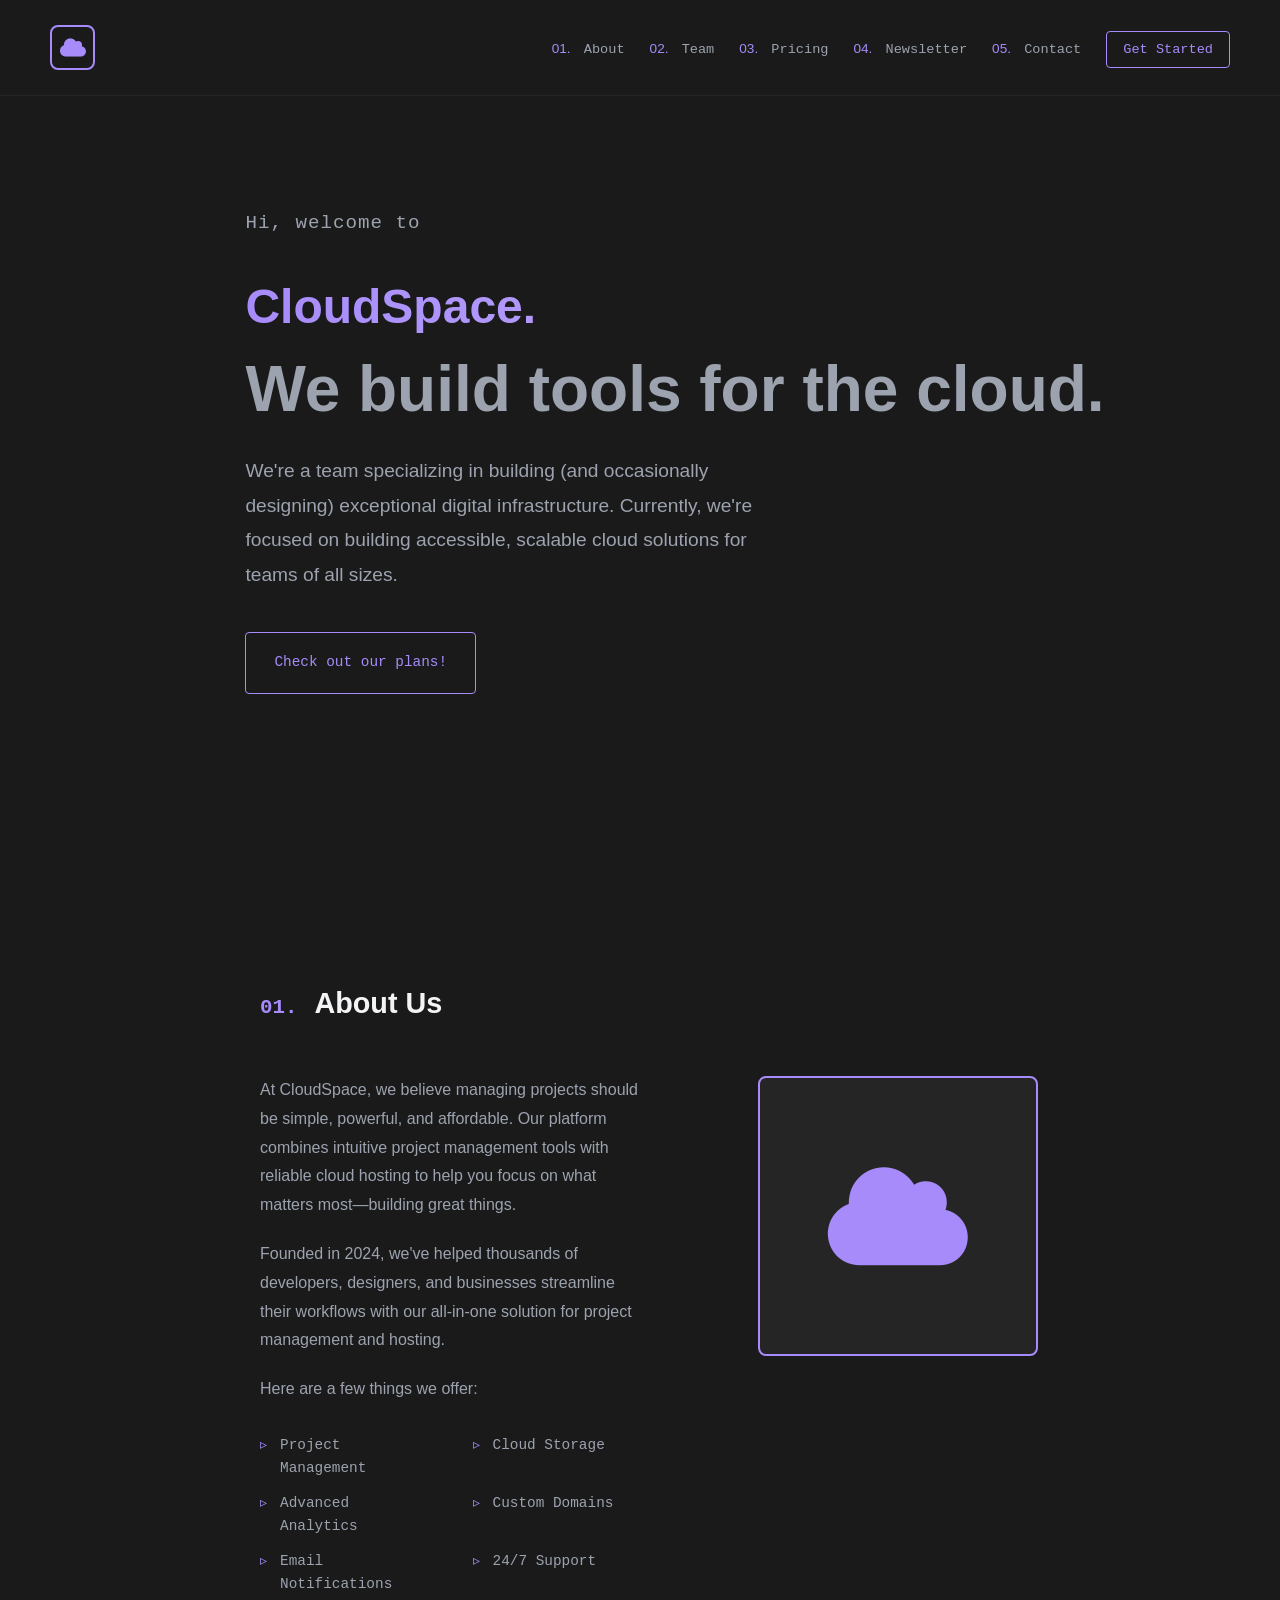
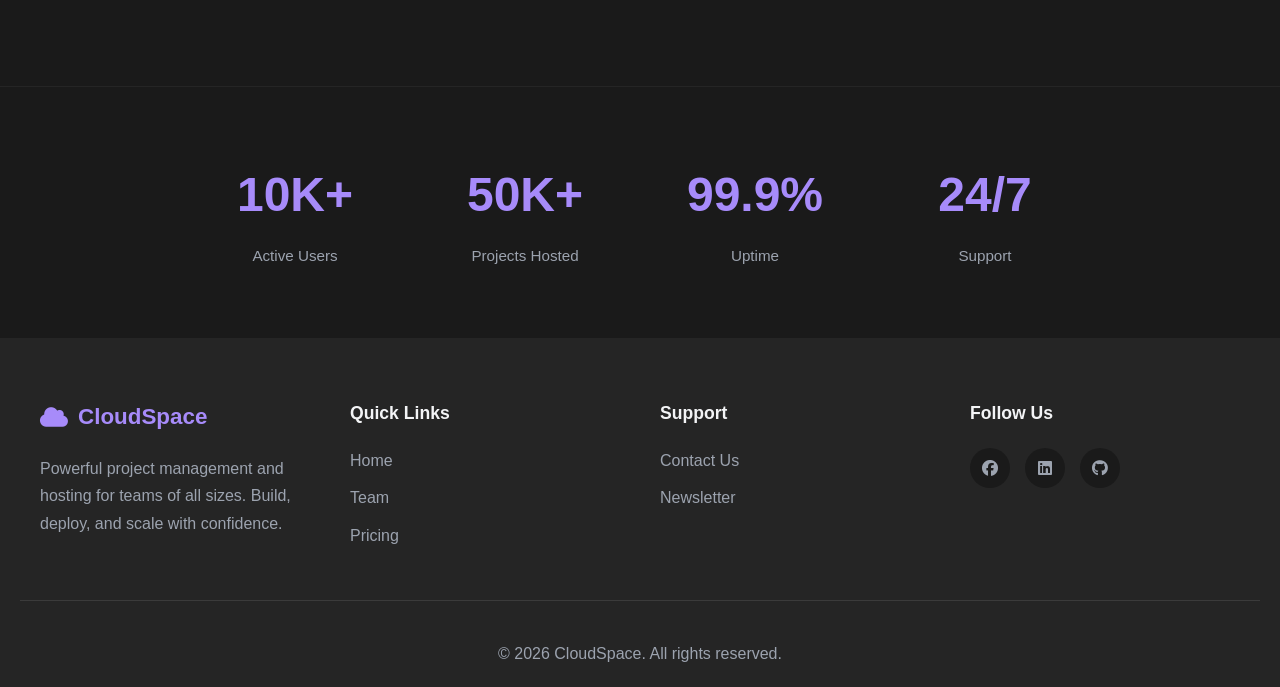
<file: index.html>
<!DOCTYPE html>
<html lang="en">
  <head>
    <meta charset="UTF-8" />
    <meta name="viewport" content="width=device-width, initial-scale=1.0" />
    <title>CloudSpace</title>
    <link rel="stylesheet" href="css/style.css" />
    <link
      rel="stylesheet"
      href="https://cdnjs.cloudflare.com/ajax/libs/font-awesome/6.7.2/css/all.min.css"
      integrity="sha512-Evv84Mr4kqVGRNSgIGL/F/aIDqQb7xQ2vcrdIwxfjThSH8CSR7PBEakCr51Ck+w+/U6swU2Im1vVX0SVk9ABhg=="
      crossorigin="anonymous"
      referrerpolicy="no-referrer"
    />
  </head>
  <body class="landing-page">
    <nav class="navbar landing-nav">
      <div class="nav-container">
        <a href="index.html" class="nav-logo">
          <i class="fas fa-cloud"></i>
        </a>
        <div class="nav-toggle" onclick="toggleMenu()">
          <span></span>
          <span></span>
          <span></span>
        </div>
        <div class="nav-overlay" onclick="toggleMenu()"></div>
        <ul class="nav-menu numbered">
          <li><a href="#about" class="nav-link"><span class="nav-number">01.</span> About</a></li>
          <li><a href="pages/team.html" class="nav-link"><span class="nav-number">02.</span> Team</a></li>
          <li><a href="pages/pricing.html" class="nav-link"><span class="nav-number">03.</span> Pricing</a></li>
          <li><a href="pages/newsletter.html" class="nav-link"><span class="nav-number">04.</span> Newsletter</a></li>
          <li><a href="pages/contact.html" class="nav-link"><span class="nav-number">05.</span> Contact</a></li>
          <li><a href="pages/pricing.html" class="nav-link resume-btn">Get Started</a></li>
        </ul>
      </div>
    </nav>



    <section class="hero landing-hero">
      <div class="hero-content">
        <p class="hero-intro">Hi, welcome to</p>
        <h1 class="hero-title">CloudSpace.</h1>
        <h2 class="hero-subtitle">We build tools for the cloud.</h2>
        <p class="hero-description">
          We're a team specializing in building (and occasionally designing) exceptional digital infrastructure. Currently, we're focused on building accessible, scalable cloud solutions for teams of all sizes.
        </p>
        <a href="pages/pricing.html" class="btn btn-outline">Check out our plans!</a>
      </div>
    </section>

    <section class="about landing-about" id="about">
      <div class="container">
        <h2 class="section-title"><span class="title-number">01.</span> About Us</h2>
        
        <div class="about-grid">
          <div class="about-text">
            <p>At CloudSpace, we believe managing projects should be simple, powerful, and affordable. Our platform combines intuitive project management tools with reliable cloud hosting to help you focus on what matters most—building great things.</p>
            <p>Founded in 2024, we've helped thousands of developers, designers, and businesses streamline their workflows with our all-in-one solution for project management and hosting.</p>
            <p>Here are a few things we offer:</p>
            <ul class="skills-list">
              <li>Project Management</li>
              <li>Cloud Storage</li>
              <li>Advanced Analytics</li>
              <li>Custom Domains</li>
              <li>Email Notifications</li>
              <li>24/7 Support</li>
            </ul>
          </div>
          <div class="about-image">
            <div class="image-wrapper">
              <i class="fas fa-cloud"></i>
            </div>
          </div>
        </div>
      </div>
    </section>

    <section class="stats">
      <div class="container">
        <div class="stats-grid">
          <div class="stat-item">
            <div class="stat-number">10K+</div>
            <div class="stat-label">Active Users</div>
          </div>
          <div class="stat-item">
            <div class="stat-number">50K+</div>
            <div class="stat-label">Projects Hosted</div>
          </div>
          <div class="stat-item">
            <div class="stat-number">99.9%</div>
            <div class="stat-label">Uptime</div>
          </div>
          <div class="stat-item">
            <div class="stat-number">24/7</div>
            <div class="stat-label">Support</div>
          </div>
        </div>
      </div>
    </section>

    <footer class="footer">
      <div class="footer-container">
        <div class="footer-section">
          <h3><i class="fas fa-cloud"></i> CloudSpace</h3>
          <p>Powerful project management and hosting for teams of all sizes. Build, deploy, and scale with confidence.</p>
        </div>
        <div class="footer-section">
          <h4>Quick Links</h4>
          <ul>
            <li><a href="index.html">Home</a></li>
            <li><a href="pages/team.html">Team</a></li>
            <li><a href="pages/pricing.html">Pricing</a></li>
          </ul>
        </div>
        <div class="footer-section">
          <h4>Support</h4>
          <ul>
            <li><a href="pages/contact.html">Contact Us</a></li>
            <li><a href="pages/newsletter.html">Newsletter</a></li>
          </ul>
        </div>
        <div class="footer-section">
          <h4>Follow Us</h4>
          <div class="social-icons">
            <a href="https://www.facebook.com/farhad.hosen.7"><i class="fab fa-facebook"></i></a>
            <a href="https://www.linkedin.com/in/farhad-nuri-ba99a62a5/"><i class="fab fa-linkedin"></i></a>
            <a href="https://github.com/FarhadNuri"><i class="fab fa-github"></i></a>
          </div>
        </div>
      </div>
      <div class="footer-bottom">
        <p>&copy; 2026 CloudSpace. All rights reserved.</p>
      </div>
    </footer>
    <script src="js/main.js"></script>
  </body>
</html>
</file>
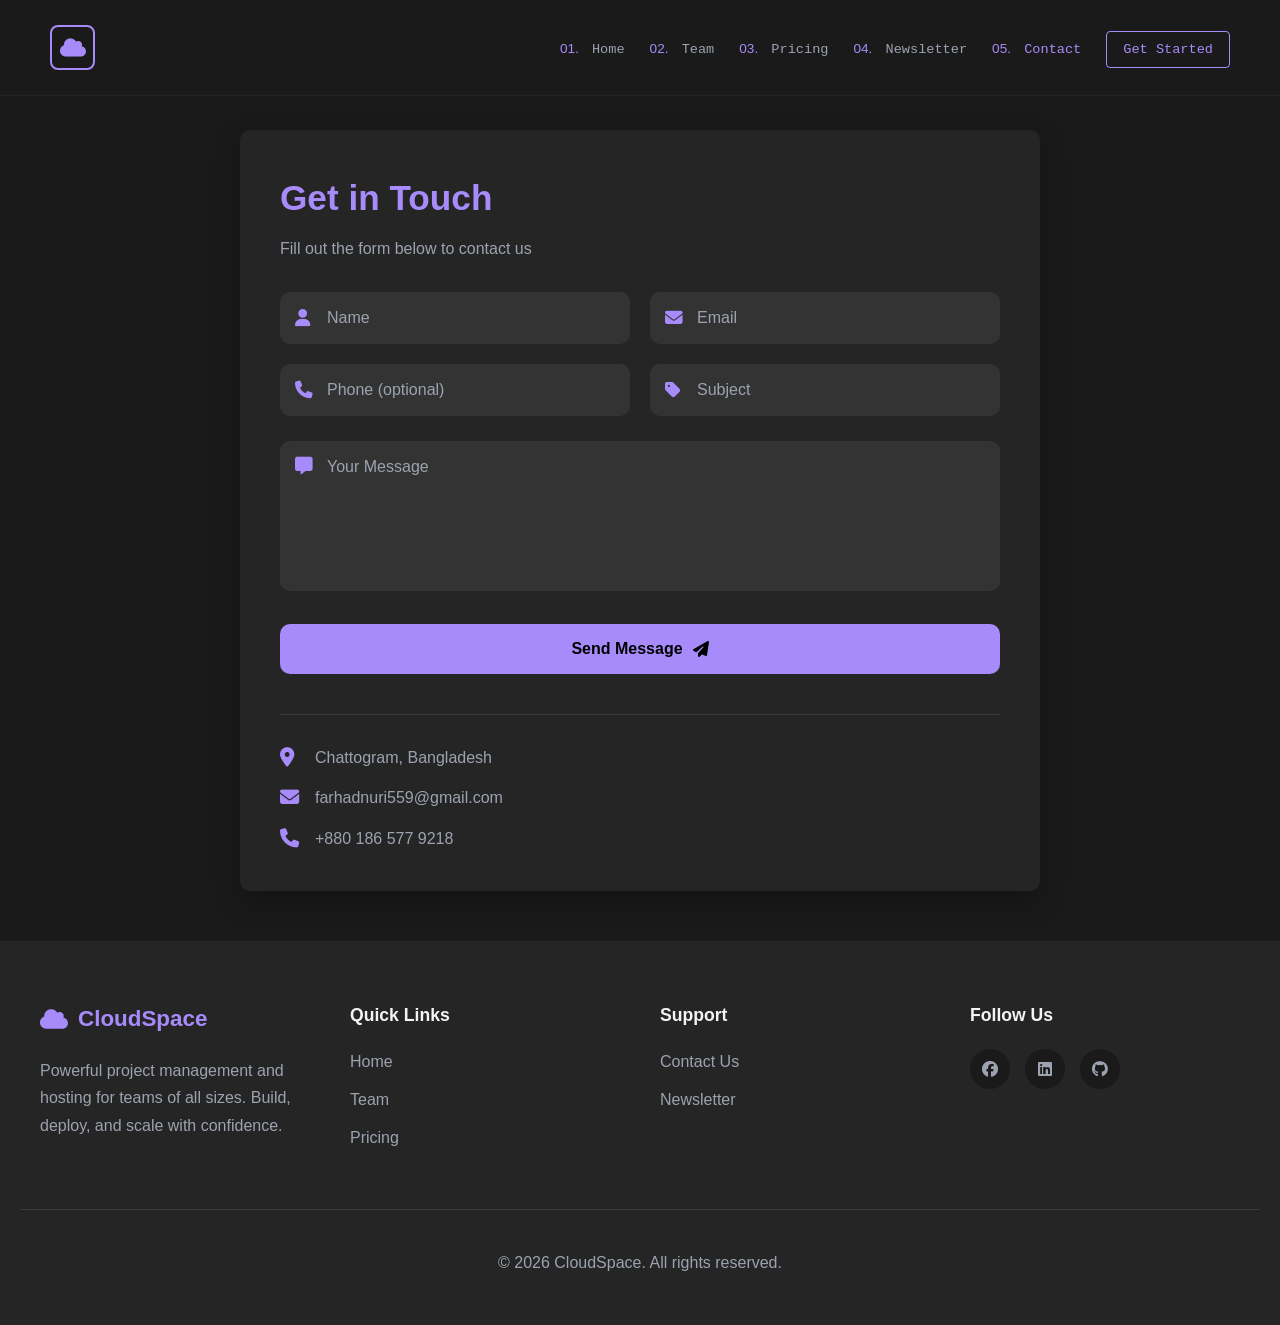
<file: pages/contact.html>
<!DOCTYPE html>
<html lang="en">
  <head>
    <meta charset="UTF-8" />
    <meta name="viewport" content="width=device-width, initial-scale=1.0" />
    <title>Contact Us - CloudSpace</title>
    <link rel="stylesheet" href="../css/style.css" />
    <link rel="stylesheet" href="../css/contact.css" />
    <link
      rel="stylesheet"
      href="https://cdnjs.cloudflare.com/ajax/libs/font-awesome/6.7.2/css/all.min.css"
      integrity="sha512-Evv84Mr4kqVGRNSgIGL/F/aIDqQb7xQ2vcrdIwxfjThSH8CSR7PBEakCr51Ck+w+/U6swU2Im1vVX0SVk9ABhg=="
      crossorigin="anonymous"
      referrerpolicy="no-referrer"
    />
  </head>
  <body>
    <nav class="navbar landing-nav">
      <div class="nav-container">
        <a href="../index.html" class="nav-logo">
          <i class="fas fa-cloud"></i>
        </a>
        <div class="nav-toggle" onclick="toggleMenu()">
          <span></span>
          <span></span>
          <span></span>
        </div>
        <div class="nav-overlay" onclick="toggleMenu()"></div>
        <ul class="nav-menu numbered">
          <li><a href="../index.html" class="nav-link"><span class="nav-number">01.</span> Home</a></li>
          <li><a href="team.html" class="nav-link"><span class="nav-number">02.</span> Team</a></li>
          <li><a href="pricing.html" class="nav-link"><span class="nav-number">03.</span> Pricing</a></li>
          <li><a href="newsletter.html" class="nav-link"><span class="nav-number">04.</span> Newsletter</a></li>
          <li><a href="contact.html" class="nav-link active"><span class="nav-number">05.</span> Contact</a></li>
          <li><a href="pricing.html" class="nav-link resume-btn">Get Started</a></li>
        </ul>
      </div>
    </nav>

    <div class="page-wrapper">
      <div class="page-content">
        <div class="container">
          <div class="form-container">
        <h1>Get in Touch</h1>
        <p>Fill out the form below to contact us</p>

        <form>
          <div class="input-group">
            <div class="input-field">
              <i class="fas fa-user"></i>
              <input type="text" placeholder="Name" required />
            </div>

            <div class="input-field">
              <i class="fas fa-envelope"></i>
              <input type="email" placeholder="Email" required />
            </div>

            <div class="input-field">
              <i class="fas fa-phone"></i>
              <input type="tel" placeholder="Phone (optional)" />
            </div>

            <div class="input-field">
              <i class="fas fa-tag"></i>
              <input type="text" placeholder="Subject" required />
            </div>
          </div>

          <div class="message-field">
            <i class="fas fa-message"></i>
            <textarea placeholder="Your Message" required></textarea>
          </div>

          <button type="submit">
            <div class="btn-content">
              <span>Send Message</span>
              <i class="fas fa-paper-plane"></i>
            </div>
          </button>
        </form>

        <div class="contact-info">
          <div class="info-item">
            <i class="fas fa-map-marker-alt"></i>
            <span>Chattogram, Bangladesh</span>
          </div>
          <div class="info-item">
            <i class="fas fa-envelope"></i>
            <span>farhadnuri559@gmail.com</span>
          </div>

          <div class="info-item">
            <i class="fas fa-phone"></i>
            <span>+880 186 577 9218</span>
          </div>
        </div>
      </div>
    </div>
  </div>
    </div>

      <footer class="footer">
        <div class="footer-container">
          <div class="footer-section">
            <h3><i class="fas fa-cloud"></i> CloudSpace</h3>
            <p>Powerful project management and hosting for teams of all sizes. Build, deploy, and scale with confidence.</p>
          </div>
          <div class="footer-section">
            <h4>Quick Links</h4>
            <ul>
              <li><a href="../index.html">Home</a></li>
              <li><a href="team.html">Team</a></li>
              <li><a href="pricing.html">Pricing</a></li>
            </ul>
          </div>
          <div class="footer-section">
            <h4>Support</h4>
            <ul>
              <li><a href="contact.html">Contact Us</a></li>
              <li><a href="newsletter.html">Newsletter</a></li>
            </ul>
          </div>
          <div class="footer-section">
            <h4>Follow Us</h4>
            <div class="social-icons">
              <a href="https://www.facebook.com/farhad.hosen.7"><i class="fab fa-facebook"></i></a>
              <a href="https://www.linkedin.com/in/farhad-nuri-ba99a62a5/"><i class="fab fa-linkedin"></i></a>
              <a href="https://github.com/FarhadNuri"><i class="fab fa-github"></i></a>
            </div>
          </div>
        </div>
        <div class="footer-bottom">
          <p>&copy; 2026 CloudSpace. All rights reserved.</p>
        </div>
      </footer>
    </div>
    <script src="../js/main.js"></script>
  </body>
</html>
</file>
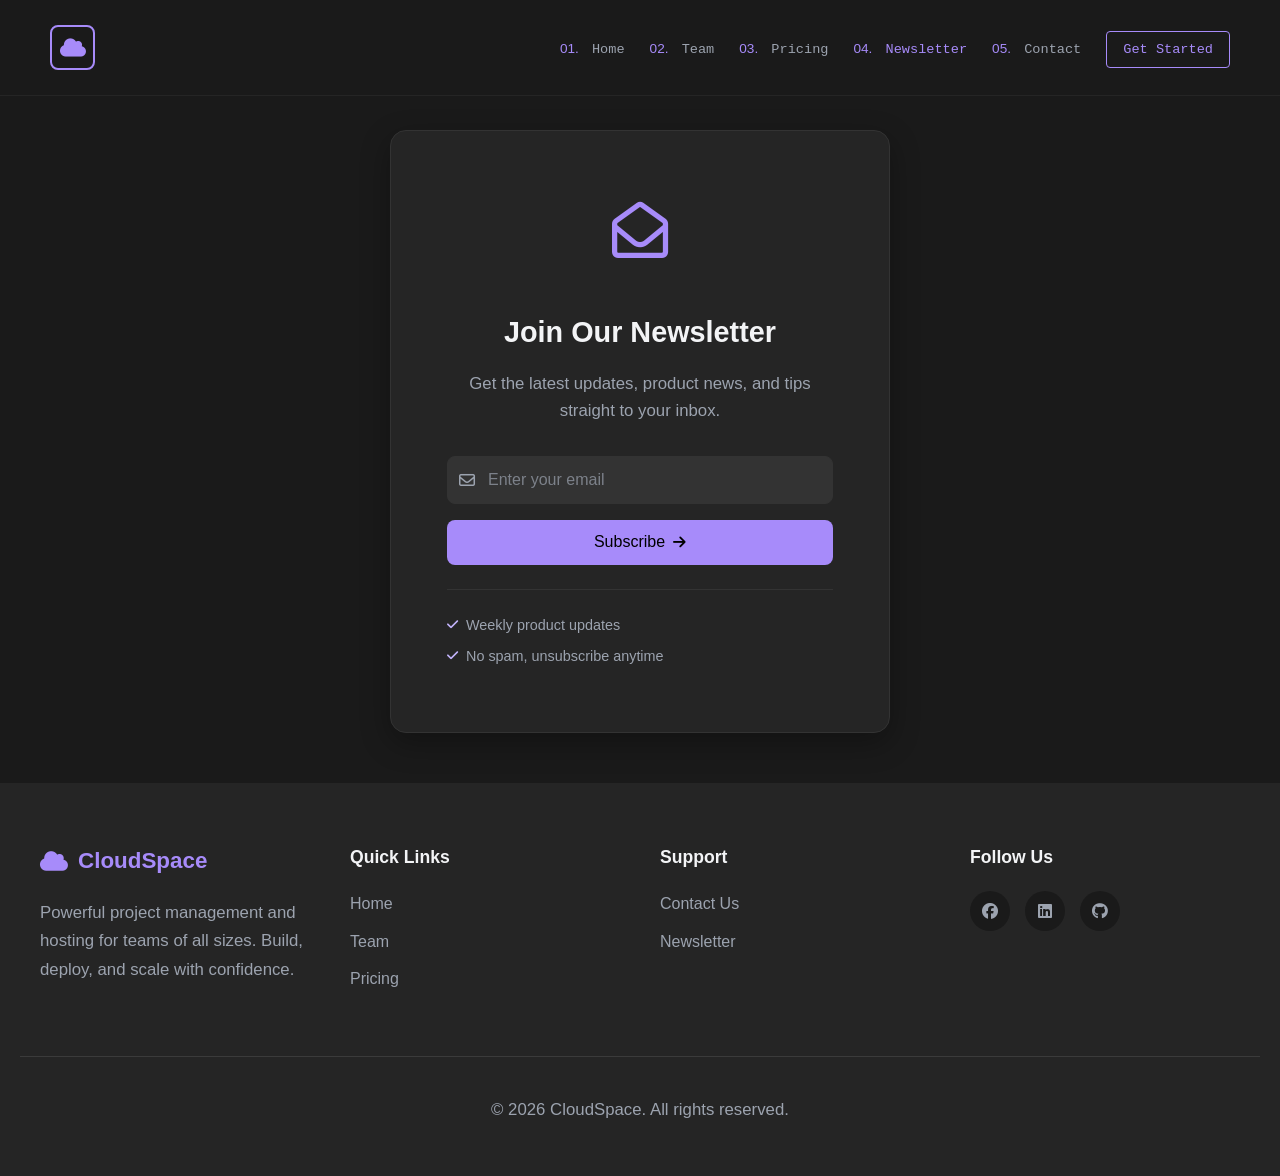
<file: pages/newsletter.html>
<!DOCTYPE html>
<html lang="en">
  <head>
    <meta charset="UTF-8" />
    <meta name="viewport" content="width=device-width, initial-scale=1.0" />
    <title>Newsletter - CloudSpace</title>
    <link rel="stylesheet" href="../css/style.css" />
    <link rel="stylesheet" href="../css/newsletter.css" />
    <link
      rel="stylesheet"
      href="https://cdnjs.cloudflare.com/ajax/libs/font-awesome/6.7.2/css/all.min.css"
      integrity="sha512-Evv84Mr4kqVGRNSgIGL/F/aIDqQb7xQ2vcrdIwxfjThSH8CSR7PBEakCr51Ck+w+/U6swU2Im1vVX0SVk9ABhg=="
      crossorigin="anonymous"
      referrerpolicy="no-referrer"
    />
  </head>
  <body>

    <nav class="navbar landing-nav">
      <div class="nav-container">
        <a href="../index.html" class="nav-logo">
          <i class="fas fa-cloud"></i>
        </a>
        <div class="nav-toggle" onclick="toggleMenu()">
          <span></span>
          <span></span>
          <span></span>
        </div>
        <div class="nav-overlay" onclick="toggleMenu()"></div>
        <ul class="nav-menu numbered">
          <li><a href="../index.html" class="nav-link"><span class="nav-number">01.</span> Home</a></li>
          <li><a href="team.html" class="nav-link"><span class="nav-number">02.</span> Team</a></li>
          <li><a href="pricing.html" class="nav-link"><span class="nav-number">03.</span> Pricing</a></li>
          <li><a href="newsletter.html" class="nav-link active"><span class="nav-number">04.</span> Newsletter</a></li>
          <li><a href="contact.html" class="nav-link"><span class="nav-number">05.</span> Contact</a></li>
          <li><a href="pricing.html" class="nav-link resume-btn">Get Started</a></li>
        </ul>
      </div>
    </nav>

    <div class="page-wrapper">
      <div class="page-content">
        <div class="signup-container">
          <div class="icon-container">
            <i class="far fa-envelope-open"></i>
          </div>
          <h2>Join Our Newsletter</h2>
          <p>Get the latest updates, product news, and tips straight to your inbox.</p>

          <form>
            <div class="input-group">
              <i class="far fa-envelope"></i>
              <input type="email" required placeholder="Enter your email" />
            </div>

            <button>Subscribe <i class="fas fa-arrow-right"></i></button>
          </form>

          <div class="benefits">
            <p class="benefit-item"><i class="fas fa-check"></i> Weekly product updates</p>
            <p class="benefit-item"><i class="fas fa-check"></i> No spam, unsubscribe anytime</p>
          </div>
        </div>
      </div>


      <footer class="footer">
        <div class="footer-container">
          <div class="footer-section">
            <h3><i class="fas fa-cloud"></i> CloudSpace</h3>
            <p>Powerful project management and hosting for teams of all sizes. Build, deploy, and scale with confidence.</p>
          </div>
          <div class="footer-section">
            <h4>Quick Links</h4>
            <ul>
              <li><a href="../index.html">Home</a></li>
              <li><a href="team.html">Team</a></li>
              <li><a href="pricing.html">Pricing</a></li>
            </ul>
          </div>
          <div class="footer-section">
            <h4>Support</h4>
            <ul>
              <li><a href="contact.html">Contact Us</a></li>
              <li><a href="newsletter.html">Newsletter</a></li>
            </ul>
          </div>
          <div class="footer-section">
            <h4>Follow Us</h4>
            <div class="social-icons">
              <a href="https://www.facebook.com/farhad.hosen.7"><i class="fab fa-facebook"></i></a>
              <a href="https://www.linkedin.com/in/farhad-nuri-ba99a62a5/"><i class="fab fa-linkedin"></i></a>
              <a href="https://github.com/FarhadNuri"><i class="fab fa-github"></i></a>
            </div>
          </div>
        </div>
        <div class="footer-bottom">
          <p>&copy; 2026 CloudSpace. All rights reserved.</p>
        </div>
      </footer>
    </div>
    <script src="../js/main.js"></script>
  </body>
</html>
</file>
<file: css/style.css>
* {
  padding: 0;
  margin: 0;
  box-sizing: border-box;
  font-family: sans-serif;
}

:root {
  --primary-color: #a78bfa;
  --primary-dark: #8b5cf6;
  --primary-light: #c4b5fd;
  --primary-gradient: linear-gradient(135deg, #a78bfa, #8b5cf6);
  --bg-dark: #1a1a1a;
  --text-light: #f3f4f6;
  --text-gray: #9ca3af;
  --card-bg: #252525;
  --card-hover: #2e2e2e;
  --border-radius: 12px;
  --shadow-sm: 0 4px 6px rgba(0, 0, 0, 0.1);
  --shadow-md: 0 10px 15px rgba(0, 0, 0, 0.1);
  --shadow-lg: 0 20px 25px rgba(0, 0, 0, 0.15);
  --border-light: rgba(255, 255, 255, 0.05);
  --bg-overlay: rgba(255, 255, 255, 0.1);
  --text-dark: #000;
  --shadow-color-primary: rgba(139, 92, 246, 0.3);
  --shadow-color-primary-hover: rgba(139, 92, 246, 0.4);
}

body {
  background-color: var(--bg-dark);
  color: var(--text-light);
  min-height: 100vh;
  line-height: 1.6;
}

body.centered {
  display: flex;
  justify-content: center;
  align-items: center;
  padding: 50px 15px;
}

/* NAVBAR STYLES */
.navbar {
  background-color: var(--card-bg);
  padding: 15px 0;
  position: fixed;
  top: 0;
  left: 0;
  right: 0;
  z-index: 1000;
  box-shadow: var(--shadow-md);
}

.nav-container {
  max-width: 1200px;
  margin: 0 auto;
  padding: 0 20px;
  display: flex;
  justify-content: space-between;
  align-items: center;
}

.nav-logo {
  display: flex;
  align-items: center;
  gap: 10px;
  text-decoration: none;
  color: var(--primary-color);
  font-size: 1.5rem;
  font-weight: 700;
}

.nav-logo i {
  font-size: 1.8rem;
}

.nav-menu {
  display: flex;
  list-style: none;
  gap: 30px;
}

.nav-link {
  text-decoration: none;
  color: var(--text-gray);
  font-size: 1rem;
  font-weight: 500;
  padding: 8px 0;
  transition: color 0.3s ease;
}

.nav-link:hover,
.nav-link.active {
  color: var(--primary-color);
}

/* Mobile Menu Toggle */
.nav-toggle {
  display: none;
  flex-direction: column;
  cursor: pointer;
  gap: 5px;
  padding: 5px;
  z-index: 1001;
}

.nav-toggle span {
  width: 25px;
  height: 3px;
  background-color: var(--primary-color);
  border-radius: 3px;
  transition: all 0.3s ease;
}

.nav-toggle.active span:nth-child(1) {
  transform: rotate(45deg) translate(5px, 6px);
}

.nav-toggle.active span:nth-child(2) {
  opacity: 0;
}

.nav-toggle.active span:nth-child(3) {
  transform: rotate(-45deg) translate(5px, -6px);
}

/* HERO SECTION */
.hero {
  min-height: 100vh;
  display: flex;
  align-items: center;
  justify-content: center;
  text-align: center;
  padding: 120px 20px 60px;
}

.hero-content {
  max-width: 800px;
}

.hero-content h1 {
  font-size: 3rem;
  margin-bottom: 20px;
  background: linear-gradient(to right, var(--primary-color), var(--primary-light));
  background-clip: text;
  -webkit-background-clip: text;
  color: transparent;
}

.hero-content p {
  font-size: 1.2rem;
  color: var(--text-gray);
  margin-bottom: 40px;
  line-height: 1.8;
}

.hero-buttons {
  display: flex;
  gap: 20px;
  justify-content: center;
}

.btn {
  display: inline-block;
  padding: 14px 32px;
  font-size: 1rem;
  font-weight: 600;
  text-decoration: none;
  border-radius: 30px;
  transition: all 0.3s ease;
}

.btn-primary {
  background: var(--primary-gradient);
  color: var(--text-dark);
  box-shadow: 0 5px 15px var(--shadow-color-primary);
}

.btn-primary:hover {
  transform: translateY(-3px);
  box-shadow: 0 8px 20px var(--shadow-color-primary-hover);
}

.btn-secondary {
  background-color: transparent;
  color: var(--primary-color);
  border: 2px solid var(--primary-color);
}

.btn-secondary:hover {
  background-color: var(--primary-color);
  color: var(--text-dark);
}

/* ABOUT SECTION */
.about {
  padding: 80px 20px;
  background-color: var(--card-bg);
}

.section-header {
  text-align: center;
  margin-bottom: 60px;
}

.section-header h2 {
  font-size: 2.5rem;
  margin-bottom: 15px;
  background: linear-gradient(to right, var(--primary-color), var(--primary-light));
  background-clip: text;
  -webkit-background-clip: text;
  color: transparent;
  display: inline-block;
}

.section-header p {
  color: var(--text-gray);
  font-size: 1.1rem;
}

.about-content {
  max-width: 1000px;
  margin: 0 auto;
}

.about-text {
  text-align: center;
  margin-bottom: 50px;
}

.about-text h3 {
  font-size: 1.8rem;
  color: var(--primary-light);
  margin-bottom: 20px;
}

.about-text p {
  color: var(--text-gray);
  font-size: 1.05rem;
  line-height: 1.8;
  margin-bottom: 15px;
}

.about-features {
  display: grid;
  grid-template-columns: repeat(2, 1fr);
  gap: 30px;
}

.feature-item {
  display: flex;
  gap: 20px;
  padding: 25px;
  background-color: var(--bg-dark);
  border-radius: var(--border-radius);
  transition: transform 0.3s ease;
}

.feature-item:hover {
  transform: translateY(-5px);
}

.feature-icon {
  width: 60px;
  height: 60px;
  background: var(--primary-gradient);
  border-radius: 12px;
  display: flex;
  align-items: center;
  justify-content: center;
  font-size: 1.5rem;
  color: var(--text-dark);
}

.feature-text h4 {
  font-size: 1.2rem;
  margin-bottom: 8px;
  color: var(--text-light);
}

.feature-text p {
  color: var(--text-gray);
  font-size: 0.95rem;
}

/* STATS SECTION */
.stats {
  padding: 50px 0;
  background-color: var(--bg-dark);
  border-top: 1px solid var(--card-bg);
  border-bottom: 1px solid var(--card-bg);
  margin-bottom: 0;
}

.stats .container {
  max-width: 1000px;
  margin: 0 auto;
  padding: 0 50px;
}

.stats-grid {
  display: grid;
  grid-template-columns: repeat(4, 1fr);
  gap: 20px;
}

.stat-item {
  text-align: center;
  padding: 20px;
}

.stat-number {
  font-size: 3rem;
  font-weight: 700;
  color: var(--primary-color);
  margin-bottom: 10px;
}

.stat-label {
  color: var(--text-gray);
  font-size: 0.95rem;
}

@media (max-width: 768px) {
  .stats-grid {
    grid-template-columns: repeat(2, 1fr);
  }
}

@media (max-width: 480px) {
  .stats-grid {
    grid-template-columns: repeat(2, 1fr);
    gap: 10px;
  }

  .stat-number {
    font-size: 2rem;
  }
}

/* FOOTER */
.footer {
  background-color: var(--card-bg);
  padding: 60px 20px 20px;
  margin-top: auto;
}

.footer-container {
  max-width: 1200px;
  margin: 0 auto;
  display: grid;
  grid-template-columns: repeat(4, 1fr);
  gap: 40px;
}

.footer-section h3 {
  color: var(--primary-color);
  font-size: 1.4rem;
  margin-bottom: 20px;
  display: flex;
  align-items: center;
  gap: 10px;
}

.footer-section h4 {
  color: var(--text-light);
  font-size: 1.1rem;
  margin-bottom: 20px;
}

.footer-section p {
  color: var(--text-gray);
  line-height: 1.7;
}

.footer-section ul {
  list-style: none;
}

.footer-section ul li {
  margin-bottom: 12px;
}

.footer-section ul a {
  color: var(--text-gray);
  text-decoration: none;
  transition: color 0.3s ease;
}

.footer-section ul a:hover {
  color: var(--primary-color);
}

.social-icons {
  display: flex;
  gap: 15px;
}

.social-icons a {
  display: flex;
  align-items: center;
  justify-content: center;
  width: 40px;
  height: 40px;
  background-color: var(--bg-dark);
  border-radius: 50%;
  color: var(--text-gray);
  text-decoration: none;
  transition: all 0.3s ease;
}

.social-icons a:hover {
  background-color: var(--primary-color);
  color: var(--text-dark);
}

.footer-bottom {
  text-align: center;
  padding-top: 40px;
  margin-top: 40px;
  border-top: 1px solid rgba(255, 255, 255, 0.1);
}

.footer-bottom p {
  color: var(--text-gray);
}

/* PAGE WRAPPER FOR NAVBAR OFFSET */
.page-wrapper {
  padding-top: 80px;
  min-height: 100vh;
  display: flex;
  flex-direction: column;
}

.page-content {
  flex: 1;
  display: flex;
  justify-content: center;
  align-items: center;
  padding: 50px 15px;
}

.container {
  width: 100%;
  max-width: 1200px;
  margin: 0 auto;
}

header {
  text-align: center;
  margin-bottom: 60px;
}

header h1 {
  font-size: 2.7rem;
  margin-bottom: 15px;
  background: linear-gradient(to right, var(--primary-color), var(--primary-light));
  background-clip: text;
  -webkit-background-clip: text; /* For Safari*/
  color: transparent;
  display: inline-block;
  position: relative;
}

header h1::after {
  content: "";
  position: absolute;
  width: 60px;
  height: 4px;
  background: var(--primary-gradient);
  bottom: -10px;
  left: 50%;
  transform: translateX(-50%);
  border-radius: 2px;
}

header p {
  color: var(--text-gray);
  font-size: 1.1rem;
  max-width: 600px;
  margin: 0 auto;
  margin-top: 20px;
}

.team-grid {
  display: grid;
  grid-template-columns: repeat(auto-fill, minmax(280px, 1fr));
  gap: 30px;
  margin-bottom: 60px;
}

.team-card {
  background-color: var(--card-bg);
  border-radius: var(--border-radius);
  overflow: hidden;
  transition: all 0.3s ease;
  box-shadow: var(--shadow-md);
  height: 100%;
  position: relative;
  display: flex;
  flex-direction: column;
}

.team-card:hover {
  transform: translateY(-8px);
  box-shadow: var(--shadow-lg);
}

.team-card:hover .profile-bg {
  transform: scale(1.1);
}

.card-top {
  position: relative;
  padding-top: 70px;
  padding-bottom: 30px;
  text-align: center;
  z-index: 1;
}

.profile-bg {
  position: absolute;
  top: 0;
  left: 0;
  right: 0;
  height: 120px;
  background: var(--primary-gradient);
  z-index: -1;
  transition: transform 0.4s ease;
}

.profile-img {
  width: 100px;
  height: 100px;
  border-radius: 50%;
  overflow: hidden;
  margin: 0 auto 20px;
  border: 4px solid var(--card-bg);
  position: relative;
}

.profile-img img {
  width: 100%;
  height: 100%;
  object-fit: cover;
  transition: transform 0.3s ease;
}

.team-card:hover .profile-img img {
  transform: scale(1.1);
}

.card-top h3 {
  font-size: 1.4rem;
  margin-bottom: 5px;
  font-weight: 600;
}

.role {
  color: var(--primary-color);
  font-size: 0.95rem;
  font-weight: 500;
}

.card-bottom {
  padding: 20px 25px 25px;
  flex-grow: 1;
  display: flex;
  flex-direction: column;
  justify-content: space-between;
  border-top: 1px solid var(--border-light);
}

.bio {
  color: var(--text-gray);
  font-size: 0.95rem;
  margin-bottom: 25px;
  flex-grow: 1;
  line-height: 1.6;
}

.social-links {
  display: flex;
  gap: 15px;
  justify-content: center;
}

.social-icon {
  display: flex;
  justify-content: center;
  align-items: center;
  width: 36px;
  height: 36px;
  border-radius: 50%;
  text-decoration: none;
  background-color: var(--bg-overlay);
  color: var(--text-light);
  transition: all 0.3s ease;
}

.social-icon:hover {
  background-color: var(--primary-color);
  color: var(--text-dark);
  transform: translateY(-3px);
}

.team-cta {
  text-align: center;
  margin-top: 30px;
  padding: 40px;
  background-color: var(--bg-overlay);
  border-radius: var(--border-radius);
  position: relative;
  overflow: hidden;
  box-shadow: var(--shadow-md);
}

.team-cta::before {
  content: "";
  position: absolute;
  top: 0;
  left: 0;
  background: var(--primary-gradient);
  width: 100%;
  height: 5px;
}

.team-cta h2 {
  font-size: 1.8rem;
  margin-bottom: 15px;
  color: var(--primary-light);
}

.team-cta p {
  color: var(--text-gray);
  max-width: 500px;
  margin: 0 auto 25px;
}

.cta-button {
  display: inline-block;
  padding: 12px 25px;
  background: var(--primary-gradient);
  text-decoration: none;
  color: var(--text-dark);
  font-weight: 600;
  font-size: 1rem;
  border-radius: 30px;
  transition: all 0.3s ease-in-out;
  box-shadow: 0 5px 15px var(--shadow-color-primary);
}

.cta-button:hover {
  transform: translateY(-3px);
  box-shadow: 0 8px 20px var(--shadow-color-primary-hover);
}

@media (max-width: 768px) {
  header {
    margin-bottom: 40px;
  }

  header h1 {
    font-size: 2.2rem;
  }

  .team-grid {
    gap: 20px;
  }

  .team-cta {
    padding: 30px 20px;
  }

  .team-cta h2 {
    font-size: 1.5rem;
  }
}

@media (max-width: 480px) {
  body {
    padding: 30px 15px;
  }

  header h1 {
    font-size: 1.9rem;
  }

  .profile-img {
    width: 90px;
    height: 90px;
  }

  .card-top h3 {
    font-size: 1.3rem;
  }

  .team-cta {
    padding: 25px 15px;
  }
}

/* RESPONSIVE STYLES FOR NAV AND FOOTER */
@media (max-width: 768px) {
  .nav-menu {
    gap: 15px;
  }

  .nav-link {
    font-size: 0.9rem;
  }

  .hero-content h1 {
    font-size: 2.2rem;
  }

  .hero-buttons {
    flex-direction: column;
    align-items: center;
  }

  .about-features {
    grid-template-columns: 1fr;
  }

  .footer-container {
    grid-template-columns: repeat(2, 1fr);
  }
}

@media (max-width: 600px) {
  .nav-container {
    flex-direction: row;
    justify-content: space-between;
    align-items: center;
  }

  .nav-menu {
    flex-wrap: wrap;
    justify-content: center;
  }

  .hero {
    padding-top: 160px;
  }

  .footer-container {
    grid-template-columns: 1fr;
    text-align: center;
  }

  .social-icons {
    justify-content: center;
  }
}

/* ========================================
   LANDING PAGE STYLES (Portfolio Style)
   ======================================== */

.landing-page {
  background-color: var(--bg-dark);
}

/* Landing Navbar */
.landing-nav {
  background-color: var(--bg-dark);
  box-shadow: none;
  padding: 25px 0;
  border-bottom: 1px solid var(--card-bg);
}

.landing-nav .nav-container {
  max-width: 1400px;
  padding: 0 50px;
}

.landing-nav .nav-logo {
  font-size: 2rem;
  border: 2px solid var(--primary-color);
  width: 45px;
  height: 45px;
  display: flex;
  align-items: center;
  justify-content: center;
  border-radius: 8px;
}

.landing-nav .nav-logo i {
  font-size: 1.3rem;
}

.nav-menu.numbered {
  gap: 25px;
  align-items: center;
}

.nav-menu.numbered .nav-link {
  font-size: 0.85rem;
  font-family: monospace;
}

.nav-number {
  color: var(--primary-color);
  margin-right: 5px;
}

.resume-btn {
  border: 1px solid var(--primary-color);
  padding: 10px 16px;
  border-radius: 4px;
  color: var(--primary-color);
}

.resume-btn:hover {
  background-color: rgba(167, 139, 250, 0.1);
}

/* Social Sidebars */
.social-sidebar {
  position: fixed;
  bottom: 0;
  display: flex;
  flex-direction: column;
  align-items: center;
  gap: 20px;
  z-index: 100;
}

.social-sidebar.left {
  left: 40px;
}

.social-sidebar.right {
  right: 40px;
}

.social-sidebar a {
  color: var(--text-gray);
  font-size: 1.2rem;
  text-decoration: none;
  transition: all 0.3s ease;
}

.social-sidebar a:hover {
  color: var(--primary-color);
  transform: translateY(-3px);
}

.social-sidebar .email-link {
  writing-mode: vertical-rl;
  font-family: monospace;
  font-size: 0.85rem;
  letter-spacing: 1px;
}

.sidebar-line {
  width: 1px;
  height: 90px;
  background-color: var(--text-gray);
  margin-top: 10px;
}

/* Landing Hero */
.landing-hero {
  min-height: 100vh;
  display: flex;
  align-items: center;
  padding: 0 50px;
  padding-left: 120px;
  text-align: left;
}

.landing-hero .hero-content {
  max-width: 900px;
}

.hero-intro {
  color: var(--primary-color);
  font-family: monospace;
  font-size: 1rem;
  margin-bottom: 20px;
  letter-spacing: 1px;
}

.hero-title {
  font-size: 4.5rem;
  font-weight: 700;
  color: var(--text-light);
  margin-bottom: 10px;
  line-height: 1.1;
}

.hero-subtitle {
  font-size: 4rem;
  font-weight: 700;
  color: var(--text-gray);
  margin-bottom: 30px;
  line-height: 1.1;
}

.hero-description {
  font-size: 1.1rem;
  color: var(--text-gray);
  max-width: 540px;
  line-height: 1.7;
  margin-bottom: 50px;
}

.btn-outline {
  display: inline-block;
  padding: 18px 28px;
  font-size: 0.9rem;
  font-family: monospace;
  font-weight: 500;
  text-decoration: none;
  color: var(--primary-color);
  border: 1px solid var(--primary-color);
  border-radius: 4px;
  transition: all 0.3s ease;
  background-color: transparent;
}

.btn-outline:hover {
  background-color: rgba(167, 139, 250, 0.1);
}

/* Landing Page Responsive */
@media (max-width: 1024px) {
  .social-sidebar {
    display: none;
  }

  .landing-hero {
    padding-left: 50px;
  }

  .hero-title {
    font-size: 3.5rem;
  }

  .hero-subtitle {
    font-size: 3rem;
  }
}

@media (max-width: 768px) {
  .landing-nav .nav-container {
    padding: 0 20px;
  }

  .nav-menu.numbered {
    gap: 15px;
  }

  .nav-number {
    display: none;
  }

  .landing-hero {
    padding: 120px 20px 60px;
    text-align: center;
  }

  .landing-hero .hero-content {
    max-width: 100%;
  }

  .hero-title {
    font-size: 2.5rem;
  }

  .hero-subtitle {
    font-size: 2rem;
  }

  .hero-description {
    max-width: 100%;
  }
}

@media (max-width: 600px) {
  .landing-nav .nav-menu {
    gap: 10px;
  }

  .resume-btn {
    padding: 8px 12px;
    font-size: 0.8rem;
  }

  .hero-title {
    font-size: 2rem;
  }

  .hero-subtitle {
    font-size: 1.5rem;
  }
}

/* ========================================
   LANDING ABOUT SECTION (Portfolio Style)
   ======================================== */

.landing-about {
  padding: 80px 0 40px;
  background-color: var(--bg-dark);
  scroll-margin-top: 100px;
}

.landing-about .container {
  max-width: 1000px;
  margin: 0 auto;
  padding: 0 50px;
  padding-left: 120px;
}

.section-title {
  font-size: 1.8rem;
  color: var(--text-light);
  margin-bottom: 50px;
  display: inline-block;
}

.section-title::after {
  display: none;
}

.title-number {
  color: var(--primary-color);
  font-family: monospace;
  font-size: 1.3rem;
  margin-right: 10px;
}

.about-grid {
  display: grid;
  grid-template-columns: 1fr 1fr;
  gap: 60px;
  align-items: start;
}

.landing-about .about-text {
  text-align: left;
}

.landing-about .about-text p {
  color: var(--text-gray);
  font-size: 1rem;
  line-height: 1.8;
  margin-bottom: 20px;
}

.skills-list {
  display: grid;
  grid-template-columns: repeat(2, 1fr);
  gap: 12px 40px;
  list-style: none;
  margin-top: 30px;
  max-width: 400px;
   margin-left: auto;
  margin-right: auto;
}

.skills-list li {
  color: var(--text-gray);
  font-size: 0.9rem;
  font-family: monospace;
  position: relative;
  padding-left: 20px;
  text-align: left;
}

.skills-list li::before {
  content: "▹";
  color: var(--primary-color);
  position: absolute;
  left: 0;
}

.about-image {
  display: flex;
  justify-content: center;
  align-items: center;
}

.image-wrapper {
  width: 280px;
  height: 280px;
  background-color: var(--card-bg);
  border-radius: 8px;
  display: flex;
  align-items: center;
  justify-content: center;
  border: 2px solid var(--primary-color);
  position: relative;
}

.image-wrapper::before {
  content: "";
  position: absolute;
  top: 15px;
  left: 15px;
  width: 100%;
  height: 100%;
  border: 2px solid var(--primary-color);
  border-radius: 8px;
  z-index: -1;
}

.image-wrapper i {
  font-size: 7rem;
  color: var(--primary-color);
}

/* Landing About Responsive */
@media (max-width: 900px) {
  .landing-about .container {
    padding: 0 30px;
    padding-left: 50px;
  }

  .about-grid {
    grid-template-columns: 1fr;
    gap: 40px;
  }

  .about-image {
    order: -1;
  }

  .image-wrapper {
    width: 220px;
    height: 220px;
  }

  .image-wrapper i {
    font-size: 5rem;
  }
}

@media (max-width: 768px) {
  .landing-about .container {
    padding: 0 20px;
  }
}

@media (max-width: 600px) {
  .landing-about {
    padding: 60px 0;
  }

  .section-title {
    font-size: 1.5rem;
  }

  .skills-list {
    grid-template-columns: 1fr 1fr;
    gap: 10px 20px;
  }
}

/* ========================================
   MOBILE RESPONSIVE STYLES (max-width: 576px)
   ======================================== */

@media (max-width: 576px) {
  /* Show mobile menu toggle */
  .nav-toggle {
    display: flex;
  }

  /* Hide desktop menu, show as mobile dropdown */
  .nav-menu {
    position: fixed;
    top: 0;
    right: -100%;
    width: 70%;
    max-width: 300px;
    height: 100vh;
    background-color: var(--card-bg);
    flex-direction: column;
    padding: 80px 30px 30px;
    gap: 0;
    transition: right 0.3s ease;
    box-shadow: -5px 0 20px rgba(0, 0, 0, 0.3);
    z-index: 1000;
  }

  .nav-menu.active {
    right: 0;
  }

  .nav-menu li {
    border-bottom: 1px solid var(--border-light);
  }

  .nav-menu .nav-link {
    display: block;
    padding: 15px 0;
    font-size: 1rem;
  }

  .nav-menu .resume-btn {
    margin-top: 20px;
    text-align: center;
    display: block;
  }

  /* Navbar adjustments */
  .navbar {
    padding: 12px 0;
  }

  .nav-container {
    padding: 0 15px;
    flex-direction: row;
    justify-content: space-between;
    align-items: center;
  }

  .nav-logo {
    font-size: 1.3rem;
  }

  .nav-logo i {
    font-size: 1.5rem;
  }

  /* Landing navbar */
  .landing-nav {
    padding: 15px 0;
  }

  .landing-nav .nav-container {
    padding: 0 15px;
    flex-direction: row;
    justify-content: space-between;
    align-items: center;
  }

  .landing-nav .nav-logo {
    width: 40px;
    height: 40px;
  }

  .landing-nav .nav-logo i {
    font-size: 1.1rem;
  }

  /* Hero section */
  .hero {
    min-height: auto;
    padding: 100px 15px 50px;
  }

  .hero-content h1 {
    font-size: 1.8rem;
  }

  .hero-content p {
    font-size: 1rem;
    margin-bottom: 30px;
  }

  .hero-buttons {
    flex-direction: column;
    gap: 15px;
  }

  .hero-buttons .btn {
    width: 100%;
    text-align: center;
  }

  /* Landing hero */
  .landing-hero {
    padding: 100px 15px 50px;
    text-align: center;
  }

  .hero-intro {
    font-size: 0.9rem;
  }

  .hero-title {
    font-size: 1.8rem;
  }

  .hero-subtitle {
    font-size: 1.3rem;
    margin-bottom: 20px;
  }

  .hero-description {
    font-size: 0.95rem;
    margin-bottom: 30px;
  }

  .btn-outline {
    padding: 14px 24px;
    font-size: 0.85rem;
    width: 100%;
    text-align: center;
  }

  /* About section */
  .about {
    padding: 50px 15px;
  }

  .section-header h2 {
    font-size: 1.8rem;
  }

  .about-features {
    grid-template-columns: 1fr;
    gap: 20px;
  }

  .feature-item {
    padding: 20px;
    flex-direction: column;
    text-align: center;
  }

  .feature-icon {
    margin: 0 auto 15px;
  }

  /* Landing about */
  .landing-about {
    padding: 50px 0;
  }

  .landing-about .container {
    padding: 0 15px;
  }

  .section-title {
    font-size: 1.3rem;
    margin-bottom: 30px;
  }

  .title-number {
    font-size: 1rem;
  }

  .about-grid {
    grid-template-columns: 1fr;
    gap: 30px;
  }

  .landing-about .about-text p {
    font-size: 0.95rem;
  }

  .skills-list {
    grid-template-columns: 1fr;
    gap: 10px;
    max-width: 100%;
  }

  .image-wrapper {
    width: 180px;
    height: 180px;
  }

  .image-wrapper i {
    font-size: 4rem;
  }

  /* Stats section */
  .stats {
    padding: 40px 0;
  }

  .stats .container {
    padding: 0 15px;
  }

  .stats-grid {
    grid-template-columns: repeat(2, 1fr);
    gap: 15px;
  }

  .stat-item {
    padding: 15px 10px;
  }

  .stat-number {
    font-size: 1.8rem;
  }

  .stat-label {
    font-size: 0.85rem;
  }

  /* Page wrapper */
  .page-wrapper {
    padding-top: 70px;
  }

  .page-content {
    padding: 30px 15px;
  }

  /* Headers */
  header {
    margin-bottom: 40px;
  }

  header h1 {
    font-size: 1.8rem;
  }

  header h1::after {
    width: 40px;
    height: 3px;
  }

  header p {
    font-size: 0.95rem;
    margin-top: 15px;
  }

  /* Team grid */
  .team-grid {
    grid-template-columns: 1fr;
    gap: 20px;
    margin-bottom: 40px;
  }

  .team-card {
    max-width: 100%;
  }

  .card-top {
    padding-top: 60px;
    padding-bottom: 25px;
  }

  .profile-bg {
    height: 100px;
  }

  .profile-img {
    width: 80px;
    height: 80px;
  }

  .card-top h3 {
    font-size: 1.2rem;
  }

  .role {
    font-size: 0.9rem;
  }

  .card-bottom {
    padding: 15px 20px 20px;
  }

  .bio {
    font-size: 0.9rem;
    margin-bottom: 20px;
  }

  .social-links {
    gap: 12px;
  }

  .social-icon {
    width: 32px;
    height: 32px;
    font-size: 0.9rem;
  }

  /* Team CTA */
  .team-cta {
    padding: 25px 15px;
    margin-top: 20px;
  }

  .team-cta h2 {
    font-size: 1.3rem;
  }

  .team-cta p {
    font-size: 0.9rem;
  }

  .cta-button {
    padding: 10px 20px;
    font-size: 0.9rem;
  }

  /* Footer */
  .footer {
    padding: 40px 15px 20px;
  }

  .footer-container {
    grid-template-columns: 1fr;
    gap: 30px;
    text-align: center;
  }

  .footer-section h3 {
    font-size: 1.2rem;
    justify-content: center;
  }

  .footer-section h4 {
    font-size: 1rem;
    margin-bottom: 15px;
  }

  .footer-section p {
    font-size: 0.9rem;
  }

  .footer-section ul li {
    margin-bottom: 10px;
  }

  .social-icons {
    justify-content: center;
  }

  .social-icons a {
    width: 36px;
    height: 36px;
  }

  .footer-bottom {
    padding-top: 25px;
    margin-top: 25px;
  }

  .footer-bottom p {
    font-size: 0.85rem;
  }

  /* Overlay for mobile menu */
  .nav-overlay {
    display: none;
    position: fixed;
    top: 0;
    left: 0;
    width: 100%;
    height: 100%;
    background-color: rgba(0, 0, 0, 0.5);
    z-index: 999;
  }

  .nav-overlay.active {
    display: block;
  }
}
</file>
<file: css/contact.css>
* {
  padding: 0;
  margin: 0;
  box-sizing: border-box;
  font-family: sans-serif;
}

:root {
  --primary-color: #a78bfa;
  --primary-dark: #8b5cf6;
  --primary-light: #c4b5fd;
  --primary-gradient: linear-gradient(135deg, #a78bfa, #8b5cf6);
  --bg-dark: #1a1a1a;
  --text-light: #f3f4f6;
  --text-gray: #9ca3af;
  --card-bg: #252525;
  --input-bg: #333;
  --border-radius: 10px;
  --shadow-color-primary: rgba(139, 92, 246, 0.3);
}

body {
  background-color: var(--bg-dark);
  color: var(--text-light);
  min-height: 100vh;
}

.container {
  width: 100%;
  max-width: 800px;
}

.form-container {
  background-color: var(--card-bg);
  border-radius: var(--border-radius);
  padding: 40px;
  box-shadow: 0 10px 30px rgba(0, 0, 0, 0.3);
  animation: fadeIn 0.5s ease-out;
}

@keyframes fadeIn {
  from {
    opacity: 0;
    transform: translateY(20px);
  }
  to {
    opacity: 1;
    transform: translateY(0);
  }
}

h1 {
  color: var(--primary-color);
  font-size: 2.2rem;
  margin-bottom: 10px;
}

p {
  margin-bottom: 30px;
  color: var(--text-gray);
}

.input-group {
  display: grid;
  grid-template-columns: repeat(auto-fit, minmax(240px, 1fr));
  gap: 20px;
  margin-bottom: 25px;
}

.input-field {
  position: relative;
}

.message-field {
  position: relative;
}

.input-field i,
.message-field i {
  position: absolute;
  top: 50%;
  left: 15px;
  transform: translateY(-50%);
  color: var(--primary-color);
  font-size: 1.1rem;
}

.message-field i {
  top: 25px;
}

input,
textarea {
  width: 100%;
  padding: 15px 15px 15px 45px;
  background-color: var(--input-bg);
  border: 2px solid transparent;
  border-radius: var(--border-radius);
  color: var(--text-light);
  font-size: 1rem;
  transition: all 0.3s ease;
}

textarea {
  height: 150px;
  resize: none;
  margin-bottom: 25px;
}

input:focus,
textarea:focus {
  border-color: var(--primary-color);
  outline: none;
  box-shadow: 0 0 0 3px rgba(139, 92, 246, 0.2);
}

input::placeholder,
textarea::placeholder {
  color: var(--text-gray);
}

button {
  background-color: var(--primary-color);
  color: #000;
  font-weight: 600;
  font-size: 1rem;
  border: none;
  border-radius: var(--border-radius);
  padding: 16px 30px;
  cursor: pointer;
  width: 100%;
  transition: all 0.3s ease;
}

button:hover {
  background-color: var(--primary-dark);
  transform: translateY(-2px);
  box-shadow: 0 5px 15px rgba(139, 92, 246, 0.3);
}

button:active {
  transform: translateY(0);
}

.btn-content {
  display: flex;
  justify-content: center;
  align-items: center;
  gap: 10px;
}

.contact-info {
  margin-top: 40px;
  padding-top: 30px;
  border-top: 1px solid rgb(255, 255, 255, 0.1);
  display: flex;
  flex-direction: column;
  gap: 15px;
}

.info-item {
  display: flex;
  align-items: center;
  gap: 15px;
}

.info-item i {
  color: var(--primary-color);
  font-size: 1.2rem;
  width: 20px;
}

.info-item span {
  color: var(--text-gray);
}

@media (max-width: 600px) {
  .form-container {
    padding: 25px;
  }

  h1 {
    font-size: 1.8rem;
  }

  .input-group {
    grid-template-columns: 1fr;
  }
}

/* Mobile responsive (max-width: 576px) */
@media (max-width: 576px) {
  .container {
    width: 100%;
    padding: 0 10px;
  }

  .form-container {
    padding: 20px 15px;
    border-radius: 8px;
  }

  h1 {
    font-size: 1.5rem;
    margin-bottom: 8px;
  }

  p {
    font-size: 0.9rem;
    margin-bottom: 25px;
  }

  .input-group {
    gap: 15px;
    margin-bottom: 20px;
  }

  .input-field i,
  .message-field i {
    font-size: 1rem;
    left: 12px;
  }

  input,
  textarea {
    padding: 12px 12px 12px 40px;
    font-size: 0.9rem;
    border-radius: 8px;
  }

  textarea {
    height: 120px;
    margin-bottom: 20px;
  }

  button {
    padding: 14px 25px;
    font-size: 0.9rem;
    border-radius: 8px;
  }

  .btn-content {
    gap: 8px;
  }

  .contact-info {
    margin-top: 30px;
    padding-top: 25px;
    gap: 12px;
  }

  .info-item {
    gap: 12px;
  }

  .info-item i {
    font-size: 1rem;
  }

  .info-item span {
    font-size: 0.9rem;
  }
}
</file>
<file: css/newsletter.css>
* {
  box-sizing: border-box;
  margin: 0;
  padding: 0;
}

:root {
  --bg-color: #1a1a1a;
  --container-bg: #252525;
  --primary-color: #a78bfa;
  --primary-dark: #8b5cf6;
  --secondary-color: #c4b5fd;
  --text-primary: #f3f4f6;
  --text-secondary: #9ca3af;
  --border-color: #333;
  --input-bg: #333;
  --shadow-color: rgba(0, 0, 0, 0.3);
}

body {
  font-family: sans-serif;
  background-color: var(--bg-color);
  color: var(--text-primary);
}

.signup-container {
  background-color: var(--container-bg);
  padding: 3.5rem;
  border-radius: 1rem;
  box-shadow: 0 10px 30px var(--shadow-color);
  text-align: center;
  max-width: 500px;
  width: 90%;
  border: 1px solid var(--border-color);
}

.icon-container {
  margin-bottom: 2rem;
  font-size: 3.5rem;
  color: var(--primary-color);
}

h2 {
  margin-bottom: 1rem;
  color: var(--text-primary);
  font-weight: 600;
  font-size: 1.8rem;
}

p {
  font-size: 1.05rem;
  color: var(--text-secondary);
  line-height: 1.6;
  margin-bottom: 2rem;
}

.input-group {
  margin-bottom: 1rem;
  position: relative;
}

.input-group i {
  position: absolute;
  left: 12px;
  top: 50%;
  transform: translateY(-50%);
  color: var(--text-secondary);
}

input {
  width: 100%;
  padding: 0.85rem 0.85rem 0.85rem 2.5rem;
  background-color: var(--input-bg);
  border: 1px solid var(--border-color);
  color: var(--text-primary);
  font-size: 1rem;
  transition: all 0.3s ease;
  border-radius: 8px;
}

input:focus {
  outline: none;
  border-color: var(--primary-color);
  box-shadow: 0 0 0 2px rgba(187, 134, 252, 0.25);
}

input::placeholder {
  color: var(--text-secondary);
  opacity: 0.7;
}

button {
  width: 100%;
  padding: 0.85rem;
  background-color: var(--primary-color);
  color: black;
  font-size: 1rem;
  font-weight: 500;
  border: none;
  border-radius: 8px;
  cursor: pointer;
  display: flex;
  justify-content: center;
  align-items: center;
  gap: 8px;
  transition: all 0.3s ease;
}

button:hover {
  background-color: #a66ae9;
  transform: translateY(-2px);
}

button i {
  font-size: 0.9rem;
  transition: transform 0.3s ease;
}

button:hover i {
  transform: translateX(3px);
}

.benefits {
  margin-top: 1.5rem;
  text-align: left;
  border-top: 1px solid var(--border-color);
  padding-top: 1.5rem;
}

.benefit-item {
  display: flex;
  align-items: center;
  gap: 8px;
  margin-bottom: 0.5rem;
  font-size: 0.9rem;
}

.benefit-item i {
  color: var(--secondary-color);
  font-size: 0.8rem;
}

@media (max-width: 500px) {
  .signup-container {
    padding: 2rem 1.5rem;
  }
}

/* Mobile responsive (max-width: 576px) */
@media (max-width: 576px) {
  .signup-container {
    padding: 1.5rem 1rem;
    width: 95%;
    border-radius: 0.75rem;
  }

  .icon-container {
    font-size: 2.5rem;
    margin-bottom: 1.5rem;
  }

  h2 {
    font-size: 1.4rem;
    margin-bottom: 0.75rem;
  }

  p {
    font-size: 0.9rem;
    margin-bottom: 1.5rem;
    line-height: 1.5;
  }

  .input-group {
    margin-bottom: 0.75rem;
  }

  input {
    padding: 0.75rem 0.75rem 0.75rem 2.25rem;
    font-size: 0.9rem;
    border-radius: 6px;
  }

  button {
    padding: 0.75rem;
    font-size: 0.9rem;
    border-radius: 6px;
  }

  .benefits {
    margin-top: 1.25rem;
    padding-top: 1.25rem;
  }

  .benefit-item {
    font-size: 0.85rem;
    margin-bottom: 0.4rem;
  }
}
</file>
